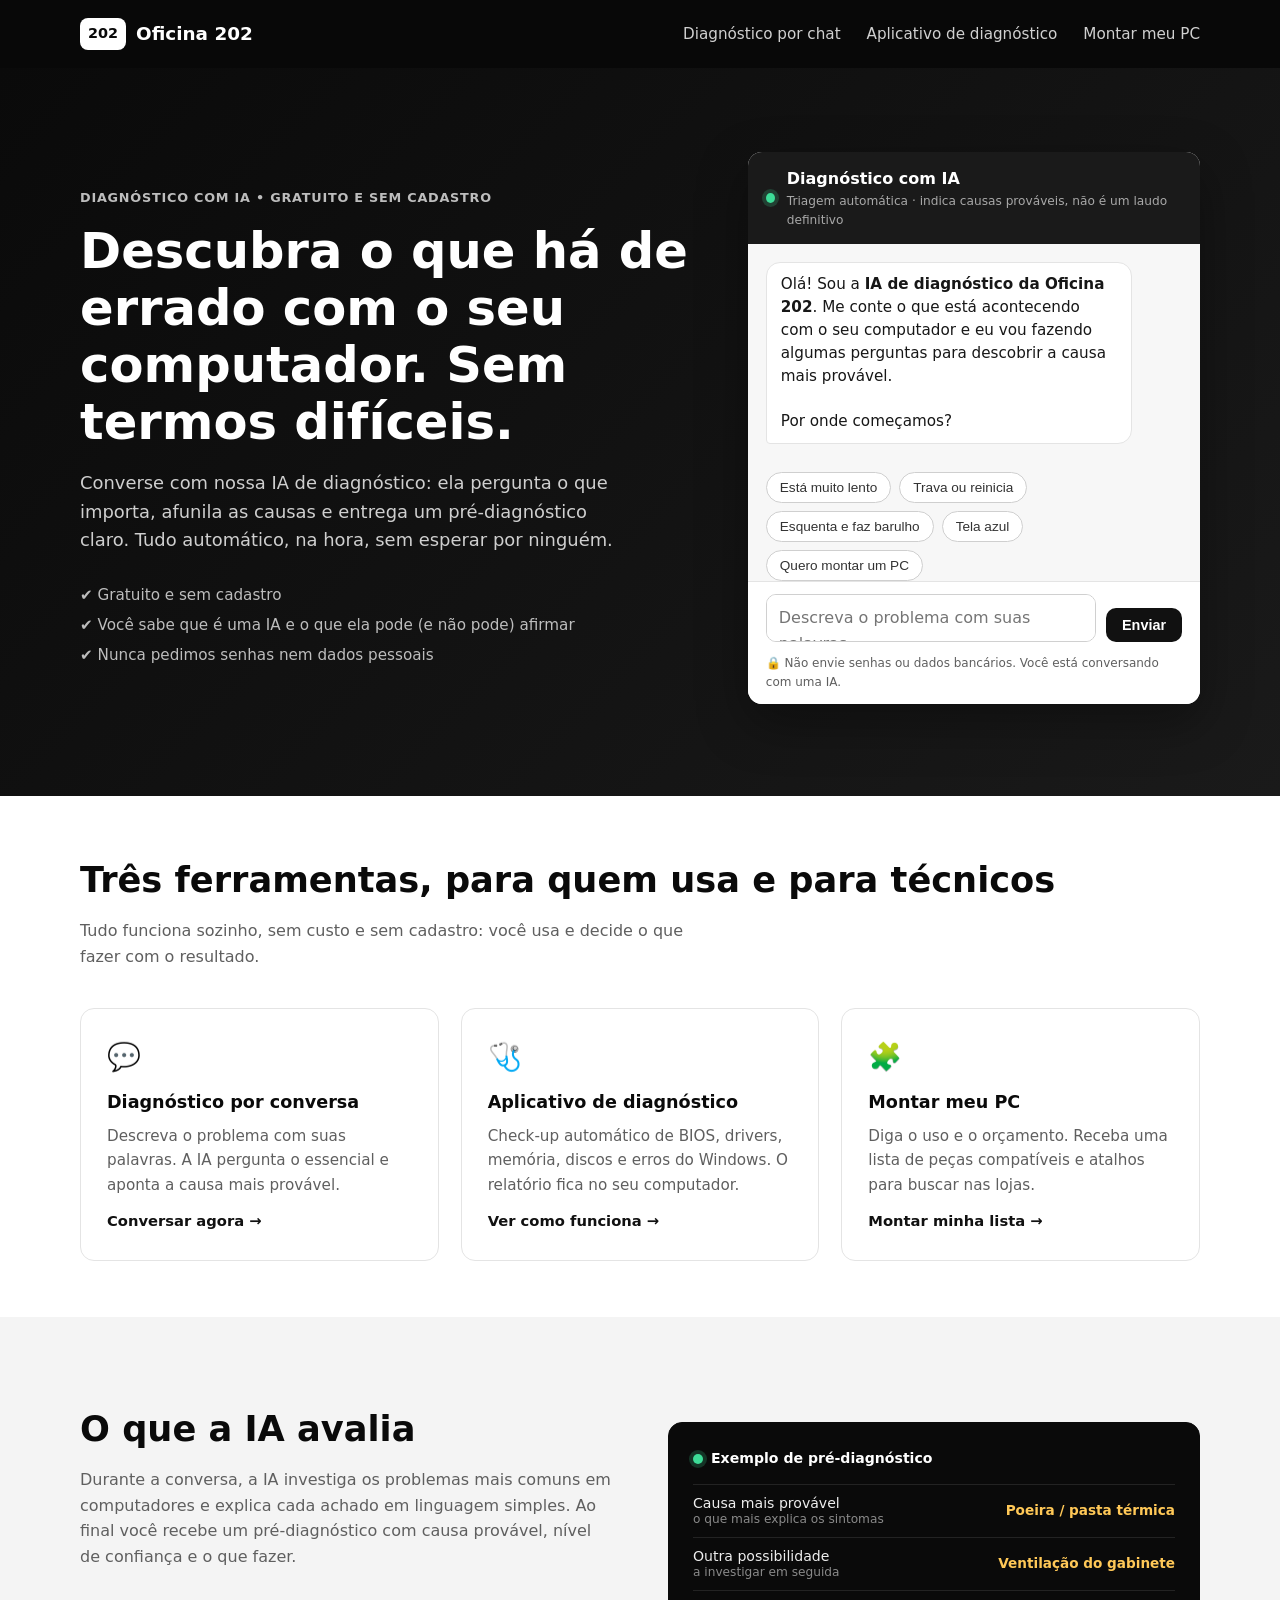
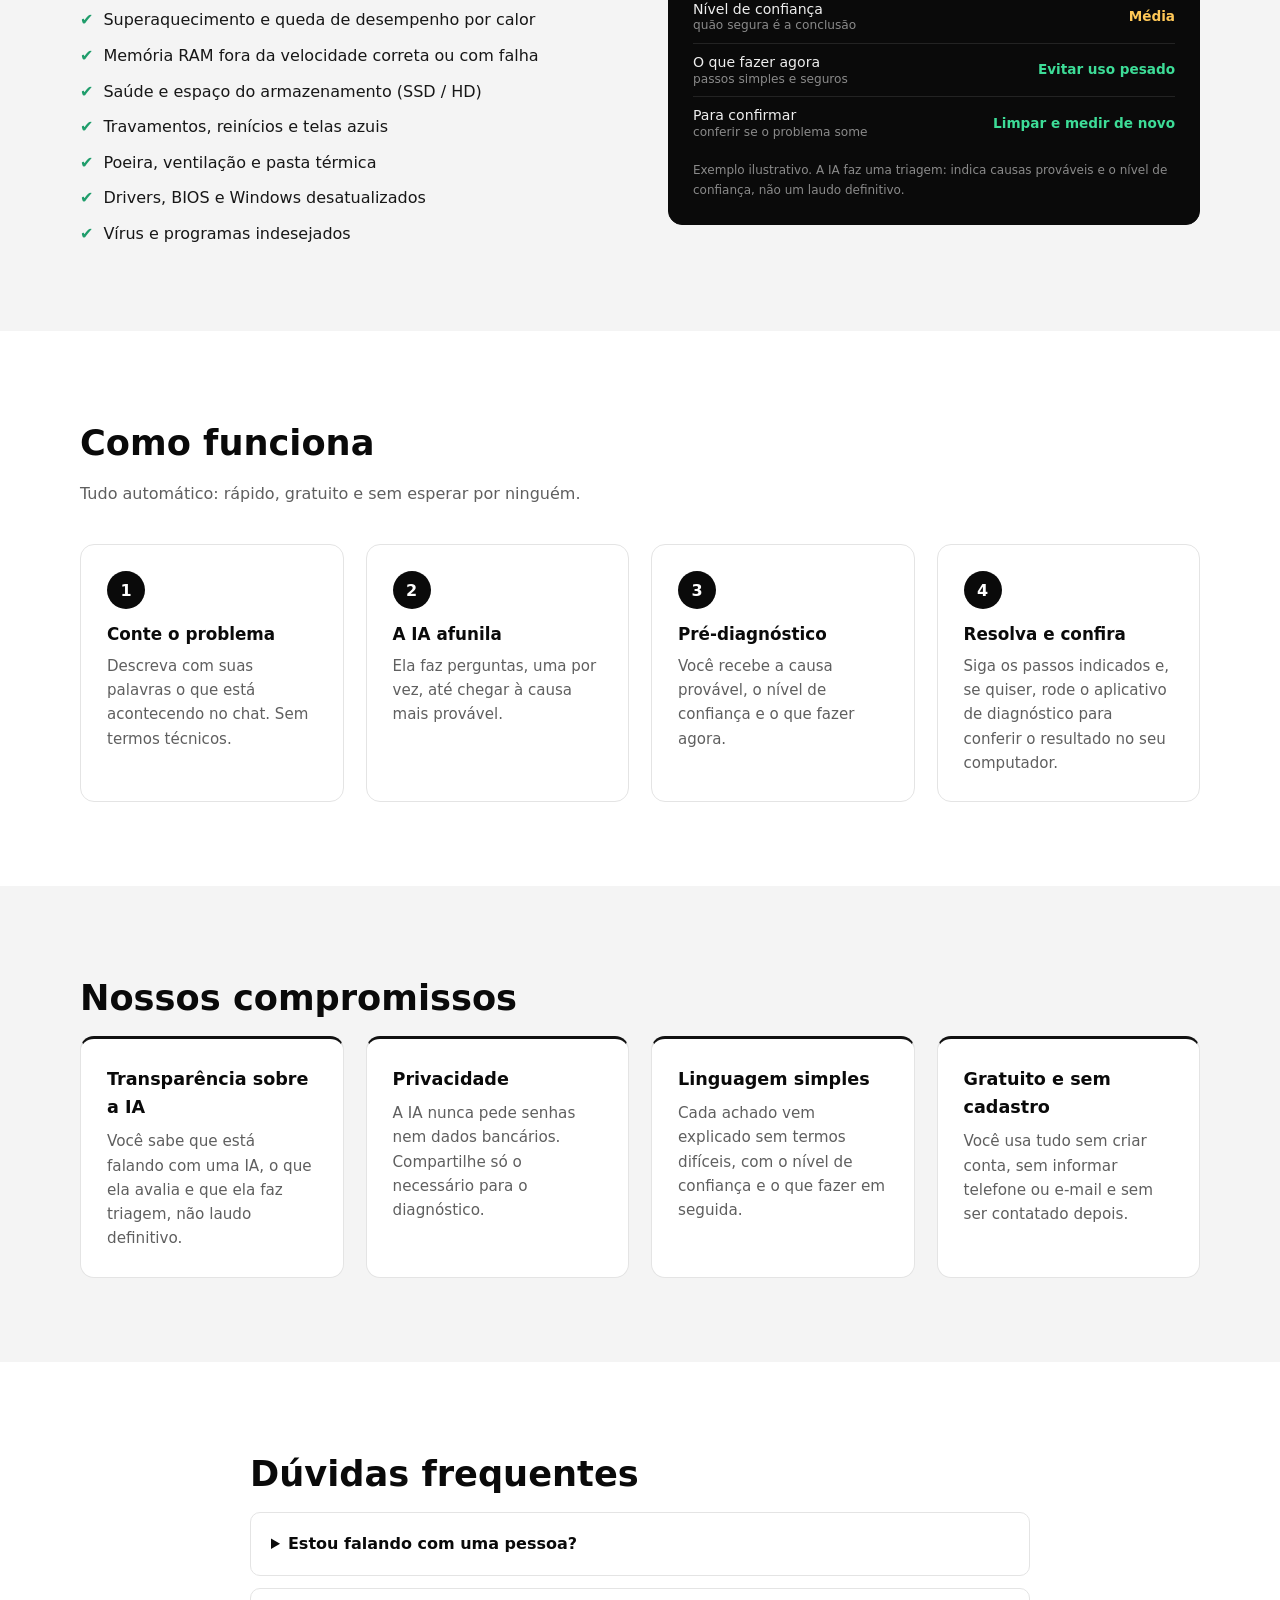
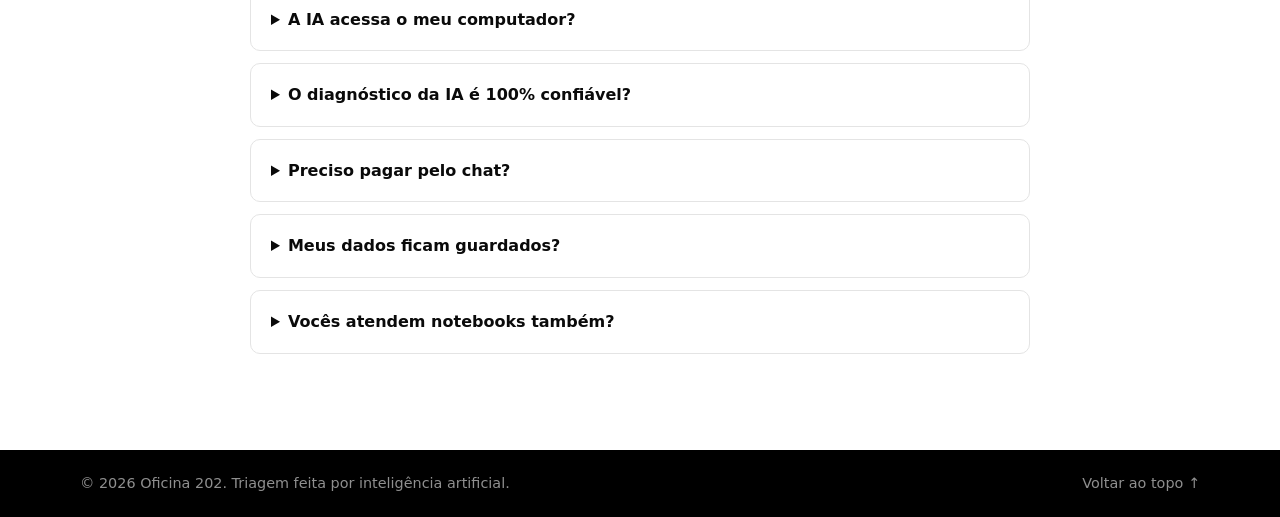
<file: index.html>
<!DOCTYPE html>
<html lang="pt-BR">
<head>
  <meta charset="UTF-8">
  <meta name="viewport" content="width=device-width, initial-scale=1">
  <title>Oficina 202 | Diagnóstico Inteligente para Computadores</title>
  <meta name="description" content="Descubra o que há de errado com o seu computador em minutos: diagnóstico com IA, montagem de PCs, BIOS, drivers e acesso remoto seguro.">
  <link rel="stylesheet" href="style.css">
</head>
<body>

<header class="topbar">
  <div class="container nav">
    <a href="#inicio" class="logo"><span class="logo-mark">202</span> Oficina 202</a>
    <button class="menu-btn" id="menuBtn" aria-label="Abrir menu" aria-expanded="false">☰</button>
    <nav id="menu">
      <a href="#diagnostico">Diagnóstico por chat</a>
      <a href="app.html">Aplicativo de diagnóstico</a>
      <a href="montar.html">Montar meu PC</a>
    </nav>
  </div>
</header>

<main>
<section class="hero" id="inicio">
  <div class="container hero-grid">
    <div>
      <p class="eyebrow">Diagnóstico com IA • Gratuito e sem cadastro</p>
      <h1>Descubra o que há de errado com o seu computador. Sem termos difíceis.</h1>
      <p class="lead">Converse com nossa IA de diagnóstico: ela pergunta o que importa, afunila as causas e entrega um pré-diagnóstico claro. Tudo automático, na hora, sem esperar por ninguém.</p>
      <ul class="hero-points">
        <li>✔ Gratuito e sem cadastro</li>
        <li>✔ Você sabe que é uma IA e o que ela pode (e não pode) afirmar</li>
        <li>✔ Nunca pedimos senhas nem dados pessoais</li>
      </ul>
    </div>

    <div class="chat" id="diagnostico" aria-label="Chat de diagnóstico com IA">
      <div class="chat-head">
        <span class="dot"></span>
        <div><strong>Diagnóstico com IA</strong><small>Triagem automática · indica causas prováveis, não é um laudo definitivo</small></div>
      </div>
      <div class="chat-box" id="chatBox" aria-live="polite"></div>
      <div class="chips" id="chatChips">
        <button type="button" data-q="Meu computador está muito lento">Está muito lento</button>
        <button type="button" data-q="Meu computador trava ou reinicia sozinho">Trava ou reinicia</button>
        <button type="button" data-q="Meu computador esquenta demais e faz barulho">Esquenta e faz barulho</button>
        <button type="button" data-q="Aparece tela azul no meu computador">Tela azul</button>
        <button type="button" data-q="Quero ajuda para escolher peças ou montar um PC">Quero montar um PC</button>
      </div>
      <form class="chat-form" id="chatForm">
        <textarea id="chatInput" rows="1" placeholder="Descreva o problema com suas palavras…" maxlength="1500" aria-label="Sua mensagem"></textarea>
        <button type="submit" id="chatSend" class="btn btn-small">Enviar</button>
      </form>
      <p class="chat-note">🔒 Não envie senhas ou dados bancários. Você está conversando com uma IA.</p>
    </div>
  </div>
</section>

<section class="section tight" id="ferramentas">
  <div class="container">
    <h2>Três ferramentas, para quem usa e para técnicos</h2>
    <p class="section-sub">Tudo funciona sozinho, sem custo e sem cadastro: você usa e decide o que fazer com o resultado.</p>
    <div class="cards cards-3">
      <a class="card tool" href="#diagnostico"><div class="icon">💬</div><h3>Diagnóstico por conversa</h3><p>Descreva o problema com suas palavras. A IA pergunta o essencial e aponta a causa mais provável.</p><span class="go">Conversar agora →</span></a>
      <a class="card tool" href="app.html"><div class="icon">🩺</div><h3>Aplicativo de diagnóstico</h3><p>Check-up automático de BIOS, drivers, memória, discos e erros do Windows. O relatório fica no seu computador.</p><span class="go">Ver como funciona →</span></a>
      <a class="card tool" href="montar.html"><div class="icon">🧩</div><h3>Montar meu PC</h3><p>Diga o uso e o orçamento. Receba uma lista de peças compatíveis e atalhos para buscar nas lojas.</p><span class="go">Montar minha lista →</span></a>
    </div>
  </div>
</section>

<section class="section alt" id="laudo">
  <div class="container laudo-grid">
    <div>
      <h2>O que a IA avalia</h2>
      <p class="section-sub">Durante a conversa, a IA investiga os problemas mais comuns em computadores e explica cada achado em linguagem simples. Ao final você recebe um pré-diagnóstico com causa provável, nível de confiança e o que fazer.</p>
      <ul class="check">
        <li>Superaquecimento e queda de desempenho por calor</li>
        <li>Memória RAM fora da velocidade correta ou com falha</li>
        <li>Saúde e espaço do armazenamento (SSD / HD)</li>
        <li>Travamentos, reinícios e telas azuis</li>
        <li>Poeira, ventilação e pasta térmica</li>
        <li>Drivers, BIOS e Windows desatualizados</li>
        <li>Vírus e programas indesejados</li>
      </ul>
    </div>
    <div class="hero-card" aria-hidden="true">
      <div class="status-head"><span class="dot"></span> Exemplo de pré-diagnóstico</div>
      <div class="status-row"><span class="lbl">Causa mais provável<small>o que mais explica os sintomas</small></span><b class="ok warn">Poeira / pasta térmica</b></div>
      <div class="status-row"><span class="lbl">Outra possibilidade<small>a investigar em seguida</small></span><b class="ok warn">Ventilação do gabinete</b></div>
      <div class="status-row"><span class="lbl">Nível de confiança<small>quão segura é a conclusão</small></span><b class="ok warn">Média</b></div>
      <div class="status-row"><span class="lbl">O que fazer agora<small>passos simples e seguros</small></span><b class="ok">Evitar uso pesado</b></div>
      <div class="status-row"><span class="lbl">Para confirmar<small>conferir se o problema some</small></span><b class="ok">Limpar e medir de novo</b></div>
      <p class="card-note">Exemplo ilustrativo. A IA faz uma triagem: indica causas prováveis e o nível de confiança, não um laudo definitivo.</p>
    </div>
  </div>
</section>

<section class="section" id="processo">
  <div class="container">
    <h2>Como funciona</h2>
    <p class="section-sub">Tudo automático: rápido, gratuito e sem esperar por ninguém.</p>
    <ol class="steps">
      <li><span class="num">1</span><h3>Conte o problema</h3><p>Descreva com suas palavras o que está acontecendo no chat. Sem termos técnicos.</p></li>
      <li><span class="num">2</span><h3>A IA afunila</h3><p>Ela faz perguntas, uma por vez, até chegar à causa mais provável.</p></li>
      <li><span class="num">3</span><h3>Pré-diagnóstico</h3><p>Você recebe a causa provável, o nível de confiança e o que fazer agora.</p></li>
      <li><span class="num">4</span><h3>Resolva e confira</h3><p>Siga os passos indicados e, se quiser, rode o aplicativo de diagnóstico para conferir o resultado no seu computador.</p></li>
    </ol>
  </div>
</section>

<section class="section alt" id="diferenciais">
  <div class="container">
    <h2>Nossos compromissos</h2>
    <div class="cards cards-4">
      <article class="card plain"><h3>Transparência sobre a IA</h3><p>Você sabe que está falando com uma IA, o que ela avalia e que ela faz triagem, não laudo definitivo.</p></article>
      <article class="card plain"><h3>Privacidade</h3><p>A IA nunca pede senhas nem dados bancários. Compartilhe só o necessário para o diagnóstico.</p></article>
      <article class="card plain"><h3>Linguagem simples</h3><p>Cada achado vem explicado sem termos difíceis, com o nível de confiança e o que fazer em seguida.</p></article>
      <article class="card plain"><h3>Gratuito e sem cadastro</h3><p>Você usa tudo sem criar conta, sem informar telefone ou e-mail e sem ser contatado depois.</p></article>
    </div>
  </div>
</section>

<section class="section" id="faq">
  <div class="container narrow">
    <h2>Dúvidas frequentes</h2>
    <details><summary>Estou falando com uma pessoa?</summary><p>Não. O chat é uma inteligência artificial que faz a triagem do problema, sem ninguém entrando em contato com você.</p></details>
    <details><summary>A IA acessa o meu computador?</summary><p>Não. Nesta etapa ela só conversa com você e se baseia no que você descreve. Qualquer verificação direta na máquina só acontece com a sua autorização expressa.</p></details>
    <details><summary>O diagnóstico da IA é 100% confiável?</summary><p>Ele é um ponto de partida: indica as causas mais prováveis e informa o nível de confiança. Defeitos físicos só são confirmados testando ou trocando a peça.</p></details>
    <details><summary>Preciso pagar pelo chat?</summary><p>Não. Todas as ferramentas são gratuitas e não exigem cadastro.</p></details>
    <details><summary>Meus dados ficam guardados?</summary><p>Não guardamos nada em conta nem em banco de dados, e não pedimos cadastro. No modo demonstração, as conversas não saem do seu navegador. Quando a IA está ativa, as mensagens são enviadas ao serviço de IA apenas para gerar a resposta, então evite compartilhar informações pessoais. O relatório do aplicativo fica só no seu computador.</p></details>
    <details><summary>Vocês atendem notebooks também?</summary><p>Sim, tanto na triagem quanto em diagnóstico, manutenção e upgrades possíveis.</p></details>
  </div>
</section>

</main>

<footer>
  <div class="container foot">
    <span>© <span id="ano"></span> Oficina 202. Triagem feita por inteligência artificial.</span>
    <a href="#inicio">Voltar ao topo ↑</a>
  </div>
</footer>

<script src="script.js"></script>
<script src="demo.js"></script>
<script src="chat.js"></script>
</body>
</html>
</file>
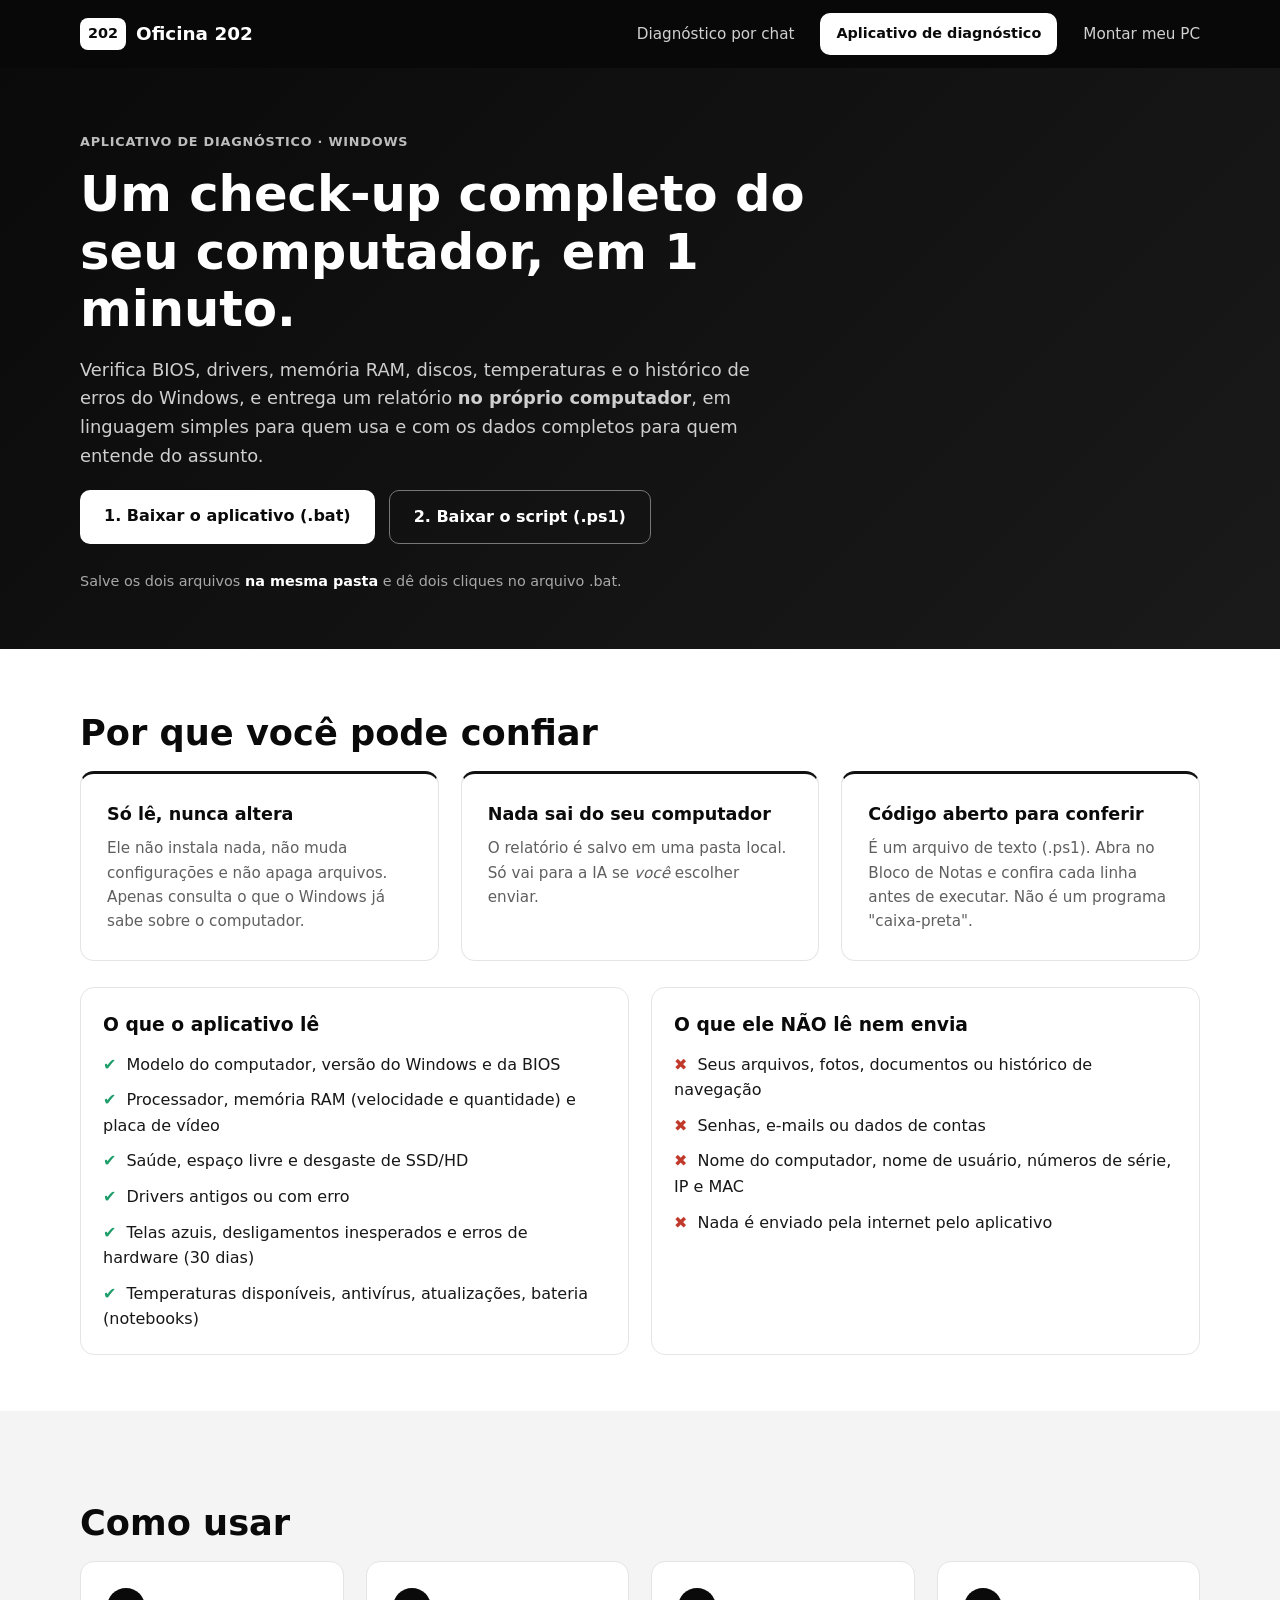
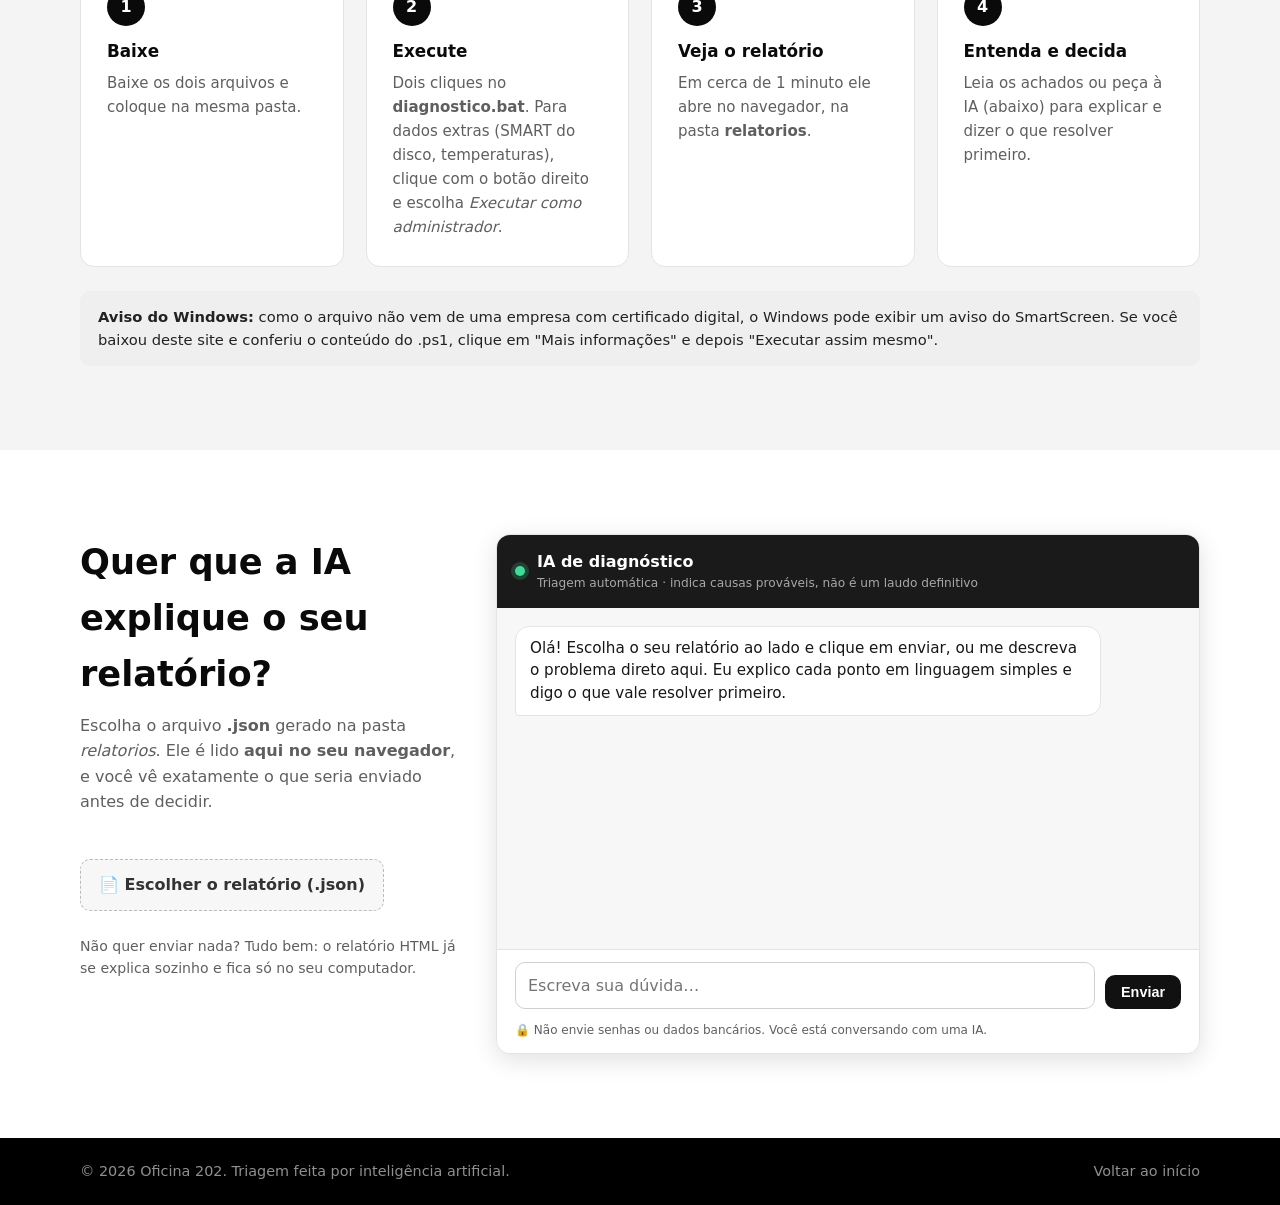
<file: app.html>
<!DOCTYPE html>
<html lang="pt-BR">
<head>
  <meta charset="UTF-8">
  <meta name="viewport" content="width=device-width, initial-scale=1">
  <title>Aplicativo de Diagnóstico | Oficina 202</title>
  <meta name="description" content="Aplicativo gratuito e de leitura apenas que verifica BIOS, drivers, memória, discos, temperaturas e erros do Windows e gera um relatório no próprio computador.">
  <link rel="stylesheet" href="style.css">
</head>
<body>

<header class="topbar">
  <div class="container nav">
    <a href="index.html" class="logo"><span class="logo-mark">202</span> Oficina 202</a>
    <button class="menu-btn" id="menuBtn" aria-label="Abrir menu" aria-expanded="false">☰</button>
    <nav id="menu">
      <a href="index.html#diagnostico">Diagnóstico por chat</a>
      <a href="app.html" class="ativo btn btn-small">Aplicativo de diagnóstico</a>
      <a href="montar.html">Montar meu PC</a>
    </nav>
  </div>
</header>

<main>
<section class="page-hero">
  <div class="container">
    <p class="eyebrow">Aplicativo de diagnóstico · Windows</p>
    <h1>Um check-up completo do seu computador, em 1 minuto.</h1>
    <p class="lead">Verifica BIOS, drivers, memória RAM, discos, temperaturas e o histórico de erros do Windows, e entrega um relatório <strong>no próprio computador</strong>, em linguagem simples para quem usa e com os dados completos para quem entende do assunto.</p>
    <div class="hero-actions">
      <a class="btn" href="diagnostico.bat" download>1. Baixar o aplicativo (.bat)</a>
      <a class="btn btn-ghost" href="diagnostico.ps1" download>2. Baixar o script (.ps1)</a>
    </div>
    <p class="hint">Salve os dois arquivos <strong>na mesma pasta</strong> e dê dois cliques no arquivo .bat.</p>
  </div>
</section>

<section class="section tight">
  <div class="container">
    <h2>Por que você pode confiar</h2>
    <div class="cards cards-3">
      <article class="card plain"><h3>Só lê, nunca altera</h3><p>Ele não instala nada, não muda configurações e não apaga arquivos. Apenas consulta o que o Windows já sabe sobre o computador.</p></article>
      <article class="card plain"><h3>Nada sai do seu computador</h3><p>O relatório é salvo em uma pasta local. Só vai para a IA se <em>você</em> escolher enviar.</p></article>
      <article class="card plain"><h3>Código aberto para conferir</h3><p>É um arquivo de texto (.ps1). Abra no Bloco de Notas e confira cada linha antes de executar. Não é um programa "caixa-preta".</p></article>
    </div>

    <div class="two-col">
      <div class="panel">
        <h3>O que o aplicativo lê</h3>
        <ul class="check">
          <li>Modelo do computador, versão do Windows e da BIOS</li>
          <li>Processador, memória RAM (velocidade e quantidade) e placa de vídeo</li>
          <li>Saúde, espaço livre e desgaste de SSD/HD</li>
          <li>Drivers antigos ou com erro</li>
          <li>Telas azuis, desligamentos inesperados e erros de hardware (30 dias)</li>
          <li>Temperaturas disponíveis, antivírus, atualizações, bateria (notebooks)</li>
        </ul>
      </div>
      <div class="panel">
        <h3>O que ele NÃO lê nem envia</h3>
        <ul class="nope">
          <li>Seus arquivos, fotos, documentos ou histórico de navegação</li>
          <li>Senhas, e-mails ou dados de contas</li>
          <li>Nome do computador, nome de usuário, números de série, IP e MAC</li>
          <li>Nada é enviado pela internet pelo aplicativo</li>
        </ul>
      </div>
    </div>
  </div>
</section>

<section class="section alt">
  <div class="container">
    <h2>Como usar</h2>
    <ol class="steps">
      <li><span class="num">1</span><h3>Baixe</h3><p>Baixe os dois arquivos e coloque na mesma pasta.</p></li>
      <li><span class="num">2</span><h3>Execute</h3><p>Dois cliques no <b>diagnostico.bat</b>. Para dados extras (SMART do disco, temperaturas), clique com o botão direito e escolha <i>Executar como administrador</i>.</p></li>
      <li><span class="num">3</span><h3>Veja o relatório</h3><p>Em cerca de 1 minuto ele abre no navegador, na pasta <b>relatorios</b>.</p></li>
      <li><span class="num">4</span><h3>Entenda e decida</h3><p>Leia os achados ou peça à IA (abaixo) para explicar e dizer o que resolver primeiro.</p></li>
    </ol>
    <div class="note-box"><strong>Aviso do Windows:</strong> como o arquivo não vem de uma empresa com certificado digital, o Windows pode exibir um aviso do SmartScreen. Se você baixou deste site e conferiu o conteúdo do .ps1, clique em "Mais informações" e depois "Executar assim mesmo".</div>
  </div>
</section>

<section class="section">
  <div class="container build-grid">
    <div>
      <h2>Quer que a IA explique o seu relatório?</h2>
      <p class="section-sub">Escolha o arquivo <b>.json</b> gerado na pasta <i>relatorios</i>. Ele é lido <strong>aqui no seu navegador</strong>, e você vê exatamente o que seria enviado antes de decidir.</p>
      <label class="file-pick">
        <input type="file" id="jsonFile" accept=".json,application/json">
        <span>📄 Escolher o relatório (.json)</span>
      </label>
      <div id="preview" hidden>
        <p class="preview-title">Resumo que será enviado à IA <span>(sem nome do computador, usuário ou números de série)</span></p>
        <pre id="previewText"></pre>
        <button type="button" class="btn" id="sendReport">Enviar este resumo à IA</button>
      </div>
      <p id="fileError" class="file-error" hidden></p>
      <p class="hint-dark">Não quer enviar nada? Tudo bem: o relatório HTML já se explica sozinho e fica só no seu computador.</p>
    </div>

    <div class="chat" aria-label="Chat para explicar o relatório">
      <div class="chat-head"><span class="dot"></span><div><strong>IA de diagnóstico</strong><small>Triagem automática · indica causas prováveis, não é um laudo definitivo</small></div></div>
      <div class="chat-box" id="chatBox" aria-live="polite" data-saudacao="Olá! Escolha o seu relatório ao lado e clique em enviar, ou me descreva o problema direto aqui. Eu explico cada ponto em linguagem simples e digo o que vale resolver primeiro."></div>
      <div class="chips" id="chatChips" hidden></div>
      <form class="chat-form" id="chatForm">
        <textarea id="chatInput" rows="1" placeholder="Escreva sua dúvida…" maxlength="1500" aria-label="Sua mensagem"></textarea>
        <button type="submit" id="chatSend" class="btn btn-small">Enviar</button>
      </form>
      <p class="chat-note">🔒 Não envie senhas ou dados bancários. Você está conversando com uma IA.</p>
    </div>
  </div>
</section>
</main>

<footer>
  <div class="container foot">
    <span>© <span id="ano"></span> Oficina 202. Triagem feita por inteligência artificial.</span>
    <a href="index.html">Voltar ao início</a>
  </div>
</footer>

<script src="script.js"></script>
<script src="demo.js"></script>
<script src="chat.js"></script>
<script src="app.js"></script>
</body>
</html>
</file>
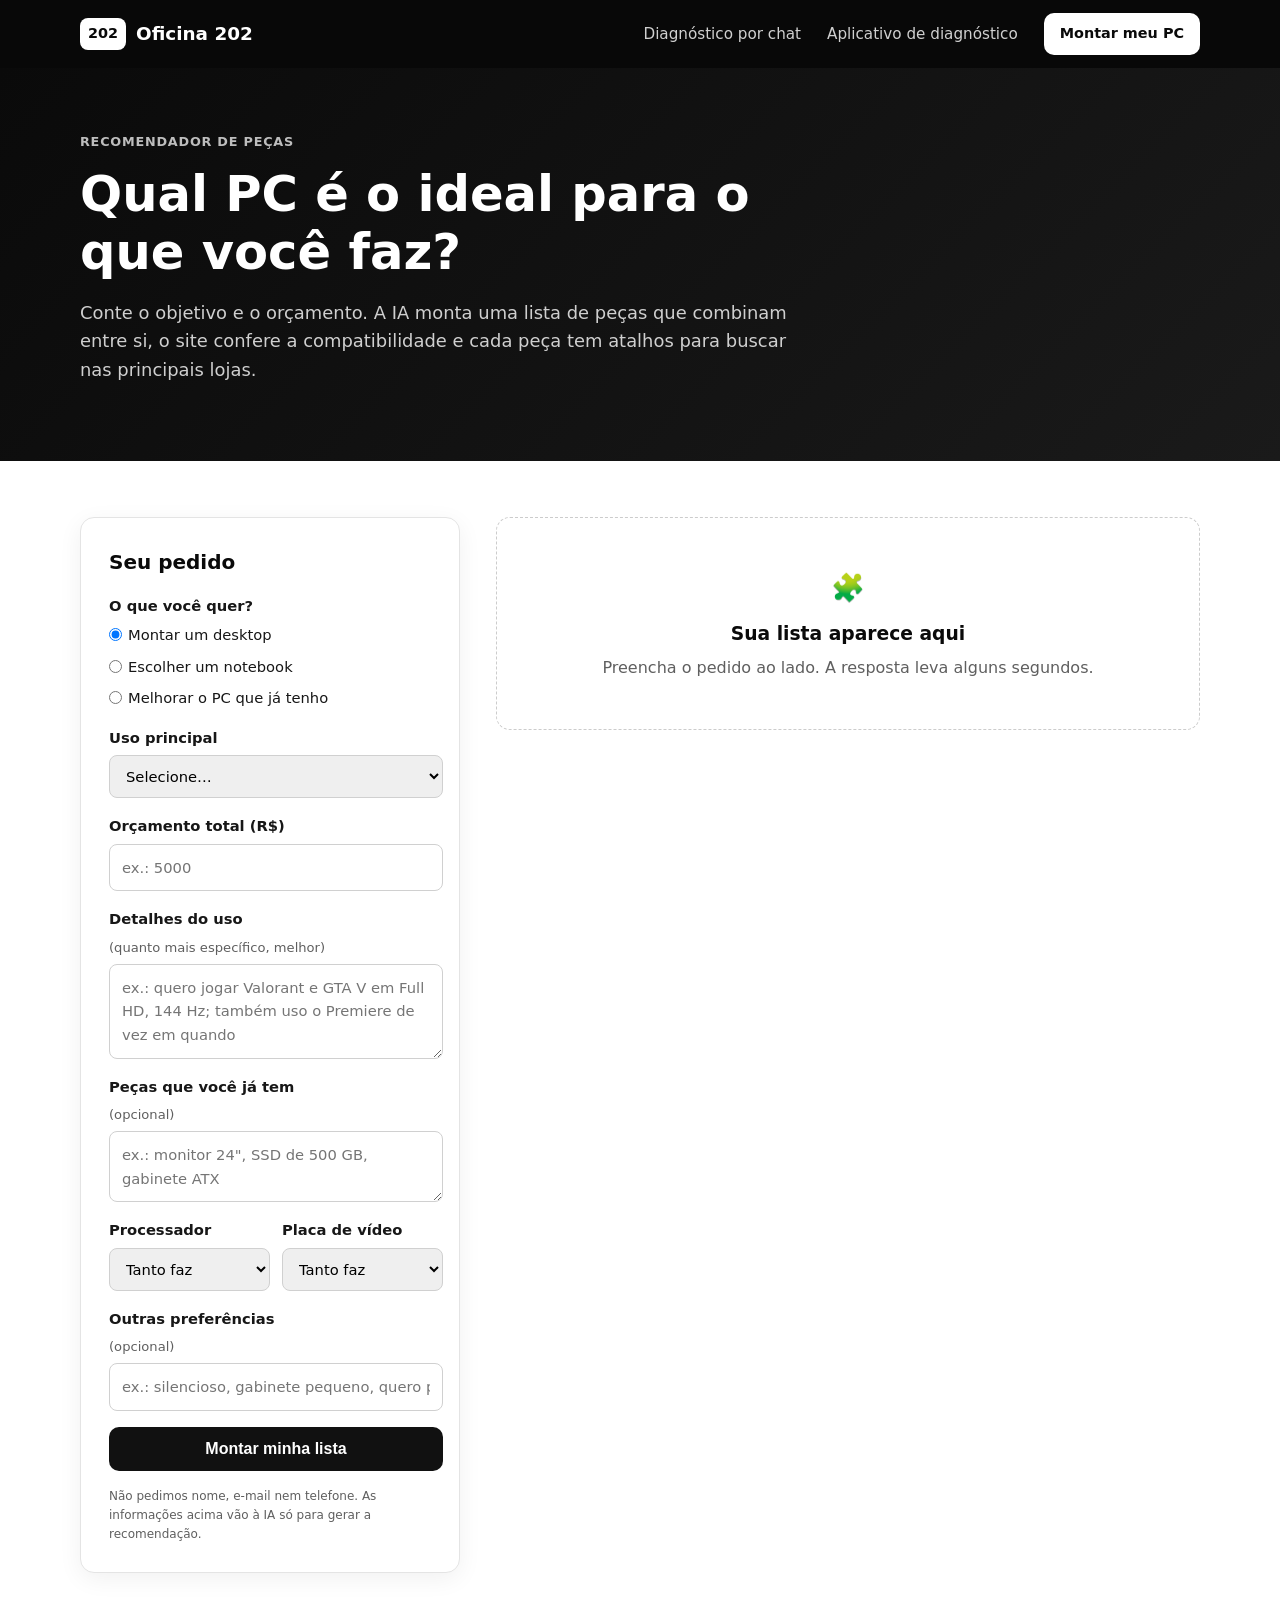
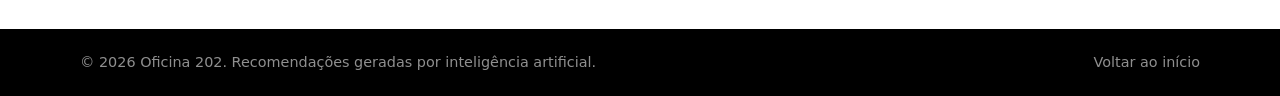
<file: montar.html>
<!DOCTYPE html>
<html lang="pt-BR">
<head>
  <meta charset="UTF-8">
  <meta name="viewport" content="width=device-width, initial-scale=1">
  <title>Montar meu PC | Oficina 202</title>
  <meta name="description" content="Diga o que você vai fazer e quanto quer gastar: a IA monta a lista de peças compatíveis e leva você direto às lojas.">
  <link rel="stylesheet" href="style.css">
</head>
<body>

<header class="topbar">
  <div class="container nav">
    <a href="index.html" class="logo"><span class="logo-mark">202</span> Oficina 202</a>
    <button class="menu-btn" id="menuBtn" aria-label="Abrir menu" aria-expanded="false">☰</button>
    <nav id="menu">
      <a href="index.html#diagnostico">Diagnóstico por chat</a>
      <a href="app.html">Aplicativo de diagnóstico</a>
      <a href="montar.html" class="ativo btn btn-small">Montar meu PC</a>
    </nav>
  </div>
</header>

<main>
<section class="page-hero">
  <div class="container">
    <p class="eyebrow">Recomendador de peças</p>
    <h1>Qual PC é o ideal para o que você faz?</h1>
    <p class="lead">Conte o objetivo e o orçamento. A IA monta uma lista de peças que combinam entre si, o site confere a compatibilidade e cada peça tem atalhos para buscar nas principais lojas.</p>
  </div>
</section>

<section class="section tight">
  <div class="container build-grid">
    <form id="buildForm" class="form card-form">
      <h2 class="form-title">Seu pedido</h2>

      <fieldset>
        <legend>O que você quer?</legend>
        <label class="radio"><input type="radio" name="tipo" value="desktop" checked> Montar um desktop</label>
        <label class="radio"><input type="radio" name="tipo" value="notebook"> Escolher um notebook</label>
        <label class="radio"><input type="radio" name="tipo" value="upgrade"> Melhorar o PC que já tenho</label>
      </fieldset>

      <label>Uso principal
        <select name="objetivo" required>
          <option value="">Selecione…</option>
          <option>Jogos</option>
          <option>Edição de vídeo e foto</option>
          <option>Design 3D / renderização</option>
          <option>Programação e estudos</option>
          <option>Inteligência artificial / ciência de dados</option>
          <option>Trabalho e escritório</option>
          <option>Uso geral (navegar, assistir, estudar)</option>
          <option>Transmissão ao vivo (streaming)</option>
        </select>
      </label>

      <label>Orçamento total (R$)
        <input type="number" name="orcamento" min="500" max="200000" step="100" placeholder="ex.: 5000" required>
      </label>

      <label>Detalhes do uso <span class="opt">(quanto mais específico, melhor)</span>
        <textarea name="detalhes" rows="3" maxlength="600" placeholder="ex.: quero jogar Valorant e GTA V em Full HD, 144 Hz; também uso o Premiere de vez em quando"></textarea>
      </label>

      <label>Peças que você já tem <span class="opt">(opcional)</span>
        <textarea name="possui" rows="2" maxlength="400" placeholder="ex.: monitor 24&quot;, SSD de 500 GB, gabinete ATX"></textarea>
      </label>

      <div class="two">
        <label>Processador
          <select name="cpuMarca"><option value="">Tanto faz</option><option>AMD</option><option>Intel</option></select>
        </label>
        <label>Placa de vídeo
          <select name="gpuMarca"><option value="">Tanto faz</option><option>NVIDIA</option><option>AMD</option><option>Intel</option></select>
        </label>
      </div>

      <label>Outras preferências <span class="opt">(opcional)</span>
        <input type="text" name="extras" maxlength="300" placeholder="ex.: silencioso, gabinete pequeno, quero poder fazer upgrade depois">
      </label>

      <button type="submit" class="btn" id="buildBtn">Montar minha lista</button>
      <p class="chat-note" style="padding:0;background:none">Não pedimos nome, e-mail nem telefone. As informações acima vão à IA só para gerar a recomendação.</p>
    </form>

    <div id="result" aria-live="polite">
      <div class="empty">
        <div class="icon">🧩</div>
        <h3>Sua lista aparece aqui</h3>
        <p>Preencha o pedido ao lado. A resposta leva alguns segundos.</p>
      </div>
    </div>
  </div>
</section>
</main>

<footer>
  <div class="container foot">
    <span>© <span id="ano"></span> Oficina 202. Recomendações geradas por inteligência artificial.</span>
    <a href="index.html">Voltar ao início</a>
  </div>
</footer>

<script src="script.js"></script>
<script src="demo.js"></script>
<script src="montar.js"></script>
</body>
</html>
</file>
<file: style.css>
:root {
  --navy: #0a0a0a;
  --navy-2: #1a1a1a;
  --blue: #111111;
  --blue-dark: #333333;
  --green: #1f9d6b;
  --text: #171717;
  --muted: #5f5f5f;
  --bg: #ffffff;
  --bg-alt: #f4f4f4;
  --line: #e4e4e4;
  --radius: 14px;
}
* { box-sizing: border-box; margin: 0; padding: 0; }
html { scroll-behavior: smooth; scroll-padding-top: 76px; }
body { font-family: "Segoe UI", system-ui, -apple-system, Roboto, Arial, sans-serif; color: var(--text); background: var(--bg); line-height: 1.6; }
.container { width: min(1120px, 92%); margin: 0 auto; }
.narrow { width: min(780px, 92%); }
a { color: inherit; text-decoration: none; }

/* Topbar */
.topbar { position: sticky; top: 0; z-index: 10; background: rgba(0,0,0,.97); backdrop-filter: blur(6px); }
.nav { display: flex; align-items: center; justify-content: space-between; height: 68px; }
.logo { color: #fff; font-weight: 700; font-size: 1.15rem; display: flex; align-items: center; gap: 10px; }
.logo-mark { background: var(--blue); padding: 4px 8px; border-radius: 8px; font-size: .9rem; }
nav { display: flex; align-items: center; gap: 26px; }
nav a { color: #d0d0d0; font-size: .95rem; }
nav a:hover { color: #fff; }
.menu-btn { display: none; background: none; border: 0; color: #fff; font-size: 1.6rem; cursor: pointer; }

/* Buttons */
.btn { display: inline-block; background: var(--blue); color: #fff !important; padding: 13px 24px; border-radius: 10px; font-weight: 600; border: 0; cursor: pointer; font-size: 1rem; transition: background .2s, transform .2s; }
.btn:hover { background: var(--blue-dark); transform: translateY(-1px); }
.btn-small { padding: 9px 16px; font-size: .9rem; }
.btn-ghost { background: transparent; border: 1.5px solid #6b6b6b; }
.btn-ghost:hover { background: rgba(255,255,255,.08); }

/* Hero */
.hero { background: linear-gradient(135deg, var(--navy) 0%, var(--navy-2) 100%); color: #fff; padding: 84px 0 92px; }
.hero-grid { display: grid; grid-template-columns: 1.15fr .85fr; gap: 56px; align-items: center; }
.eyebrow { color: #bdbdbd; font-weight: 600; letter-spacing: .06em; text-transform: uppercase; font-size: .8rem; margin-bottom: 14px; }
h1 { font-size: clamp(2rem, 4.2vw, 3.1rem); line-height: 1.15; margin-bottom: 18px; }
.lead { color: #cfcfcf; font-size: 1.12rem; max-width: 560px; margin-bottom: 28px; }
.hero-actions { display: flex; gap: 14px; flex-wrap: wrap; margin-bottom: 26px; }
.hero-points { list-style: none; color: #bdbdbd; font-size: .95rem; display: grid; gap: 6px; }
.hero-card { background: rgba(255,255,255,.06); border: 1px solid rgba(255,255,255,.14); border-radius: var(--radius); padding: 24px; font-family: Consolas, "Courier New", monospace; font-size: .88rem; }
.status-head { color: #fff; font-weight: 700; margin-bottom: 14px; display: flex; align-items: center; gap: 8px; }
.dot { width: 10px; height: 10px; border-radius: 50%; background: #3ddc97; box-shadow: 0 0 0 4px rgba(61,220,151,.2); }
.status-row { display: flex; justify-content: space-between; gap: 12px; padding: 10px 0; border-top: 1px solid rgba(255,255,255,.1); color: #bdbdbd; }
.hero-card { font-family: "Segoe UI", system-ui, sans-serif; }
.status-row { align-items: center; padding: 9px 0; }
.lbl { color: #eeeeee; display: grid; line-height: 1.3; }
.lbl small { color: #8a8a8a; font-size: .76rem; }
.ok { color: #3ddc97; font-weight: 600; text-align: right; white-space: nowrap; font-size: .85rem; }
.card-note { margin-top: 12px; font-size: .75rem; color: #8a8a8a; font-family: inherit; }

/* Sections */
.section { padding: 84px 0; }
.section.alt { background: var(--bg-alt); }
h2 { font-size: clamp(1.6rem, 3vw, 2.2rem); color: var(--navy); margin-bottom: 10px; }
.section-sub { color: var(--muted); max-width: 640px; margin-bottom: 38px; }

.cards { display: grid; grid-template-columns: repeat(3, 1fr); gap: 22px; }
.cards-4 { grid-template-columns: repeat(4, 1fr); }
.card { background: #fff; border: 1px solid var(--line); border-radius: var(--radius); padding: 26px; transition: box-shadow .2s, transform .2s; }
.card:hover { box-shadow: 0 10px 28px rgba(0,0,0,.09); transform: translateY(-3px); }
.card.plain { border-top: 3px solid var(--blue); }
.icon { font-size: 1.7rem; margin-bottom: 10px; }
.card h3 { color: var(--navy); font-size: 1.1rem; margin-bottom: 8px; }
.card p { color: var(--muted); font-size: .95rem; }

/* Steps */
.steps { list-style: none; display: grid; grid-template-columns: repeat(4, 1fr); gap: 22px; }
.steps li { background: #fff; border-radius: var(--radius); padding: 26px; border: 1px solid var(--line); }
.num { display: inline-flex; width: 38px; height: 38px; align-items: center; justify-content: center; background: var(--navy); color: #fff; border-radius: 50%; font-weight: 700; margin-bottom: 12px; }
.steps h3 { color: var(--navy); margin-bottom: 6px; font-size: 1.05rem; }
.steps p { color: var(--muted); font-size: .94rem; }

/* FAQ */
details { background: #fff; border: 1px solid var(--line); border-radius: 10px; margin-bottom: 12px; padding: 4px 20px; }
summary { cursor: pointer; font-weight: 600; color: var(--navy); padding: 14px 0; }
details p { color: var(--muted); padding-bottom: 14px; }

/* Contact */
.contact { background: var(--navy); color: #fff; }
.contact h2 { color: #fff; }
.contact .section-sub { color: #bdbdbd; margin-bottom: 24px; }
.contact-grid { display: grid; grid-template-columns: 1fr 1fr; gap: 56px; align-items: start; }
.contact-list { list-style: none; display: grid; gap: 10px; color: #e0e0e0; }
.form { background: #fff; color: var(--text); padding: 28px; border-radius: var(--radius); display: grid; gap: 16px; }
.form label { display: grid; gap: 6px; font-weight: 600; font-size: .92rem; }
.form input, .form select, .form textarea { font: inherit; padding: 11px 12px; border: 1px solid #d0d0d0; border-radius: 8px; font-weight: 400; }
.form input:focus, .form select:focus, .form textarea:focus { outline: 2px solid var(--blue); border-color: transparent; }

footer { background: #000000; color: #8f8f8f; padding: 22px 0; font-size: .9rem; }
.foot { display: flex; justify-content: space-between; flex-wrap: wrap; gap: 8px; }

/* Responsivo */
@media (max-width: 900px) {
  .hero-grid, .contact-grid { grid-template-columns: 1fr; }
  .cards, .cards-4, .steps { grid-template-columns: 1fr 1fr; }
}
@media (max-width: 640px) {
  .menu-btn { display: block; }
  nav { display: none; position: absolute; top: 68px; left: 0; right: 0; flex-direction: column; background: var(--navy); padding: 18px 0 24px; gap: 16px; }
  nav.open { display: flex; }
  .cards, .cards-4, .steps { grid-template-columns: 1fr; }
  .hero { padding: 56px 0 64px; }
  .section { padding: 60px 0; }
}

/* ===== Chat de diagnóstico ===== */
.chat { background: #fff; color: var(--text); border-radius: var(--radius); box-shadow: 0 18px 50px rgba(0,0,0,.35); display: flex; flex-direction: column; overflow: hidden; min-height: 520px; scroll-margin-top: 90px; }
.chat-head { display: flex; align-items: center; gap: 12px; padding: 14px 18px; background: var(--navy-2); color: #fff; }
.chat-head small { display: block; color: #a8a8a8; font-size: .76rem; }
.chat-box { flex: 1; height: 330px; overflow-y: auto; padding: 18px; display: flex; flex-direction: column; gap: 10px; background: #f7f7f7; }
.msg { max-width: 88%; padding: 10px 14px; border-radius: 14px; font-size: .95rem; line-height: 1.5; }
.msg.bot { background: #fff; border: 1px solid var(--line); align-self: flex-start; border-bottom-left-radius: 4px; }
.msg.user { background: var(--blue); color: #fff; align-self: flex-end; border-bottom-right-radius: 4px; }
.msg.error { background: #fff4f2; border-color: #f2c4bc; color: #8a2b1d; }
.msg.typing { display: flex; gap: 4px; padding: 14px; }
.msg.typing span { width: 7px; height: 7px; border-radius: 50%; background: #a0a0a0; animation: blink 1.2s infinite; }
.msg.typing span:nth-child(2) { animation-delay: .2s; }
.msg.typing span:nth-child(3) { animation-delay: .4s; }
@keyframes blink { 0%, 80%, 100% { opacity: .25; } 40% { opacity: 1; } }
.chips { display: flex; flex-wrap: wrap; gap: 8px; padding: 10px 18px 0; background: #f7f7f7; }
.chips[hidden] { display: none; }
.chips button { background: #fff; border: 1px solid #cfcfcf; color: var(--blue-dark); border-radius: 999px; padding: 7px 13px; font-size: .85rem; cursor: pointer; }
.chips button:hover { background: #efefef; }
.chat-form { display: flex; gap: 10px; padding: 12px 18px; border-top: 1px solid var(--line); background: #fff; align-items: flex-end; }
.chat-form textarea { flex: 1; font: inherit; resize: none; padding: 10px 12px; border: 1px solid #d0d0d0; border-radius: 10px; max-height: 110px; }
.chat-form textarea:focus { outline: 2px solid var(--blue); border-color: transparent; }
.chat-form .btn:disabled { opacity: .5; cursor: wait; }
.chat-note { font-size: .75rem; color: var(--muted); padding: 0 18px 12px; background: #fff; }

/* Seção "O que a IA avalia" (card de exemplo em fundo claro) */
.laudo-grid { display: grid; grid-template-columns: 1fr 1fr; gap: 56px; align-items: center; }
.check { list-style: none; display: grid; gap: 10px; }
.check li::before { content: "✔"; color: var(--green); margin-right: 10px; font-weight: 700; }
.laudo-grid .hero-card { background: var(--navy); border-color: var(--navy); color: #fff; }
.ok.warn { color: #ffc857; }

@media (max-width: 900px) { .laudo-grid { grid-template-columns: 1fr; } }

/* ===== Páginas internas (montar / app) ===== */
nav a.ativo { color: #fff; font-weight: 600; }
.page-hero { background: linear-gradient(135deg, var(--navy) 0%, var(--navy-2) 100%); color: #fff; padding: 64px 0 56px; }
.page-hero h1 { max-width: 760px; }
.page-hero .lead { max-width: 720px; margin-bottom: 20px; }
.hint { color: #a8a8a8; font-size: .9rem; }
.hint strong { color: #fff; }
.section.tight { padding: 56px 0; }
.cards-3 { grid-template-columns: repeat(3, 1fr); }
.card.tool { display: block; color: inherit; }
.card.tool .go { display: inline-block; margin-top: 12px; color: var(--blue); font-weight: 600; font-size: .92rem; }
.opt { font-weight: 400; color: var(--muted); font-size: .82rem; }

/* Formulário do recomendador */
.build-grid { display: grid; grid-template-columns: 380px 1fr; gap: 36px; align-items: start; }
.card-form { border: 1px solid var(--line); box-shadow: 0 6px 24px rgba(0,0,0,.06); }
.form-title { font-size: 1.25rem; margin-bottom: 0; }
fieldset { border: 0; display: grid; gap: 8px; }
legend { font-weight: 600; font-size: .92rem; margin-bottom: 6px; }
.radio { display: flex !important; align-items: center; gap: 8px; font-weight: 400 !important; }
.two { display: grid; grid-template-columns: 1fr 1fr; gap: 12px; }

/* Resultado */
.empty { background: #fff; border: 1px dashed #cccccc; border-radius: var(--radius); padding: 48px 24px; text-align: center; color: var(--muted); }
.empty h3 { color: var(--navy); margin-bottom: 6px; }
.spinner { width: 34px; height: 34px; border: 4px solid #dddddd; border-top-color: var(--blue); border-radius: 50%; margin: 0 auto 14px; animation: spin 1s linear infinite; }
@keyframes spin { to { transform: rotate(360deg); } }
.res-head h2 { margin-bottom: 6px; }
.res-head p { color: var(--muted); margin-bottom: 16px; }
.compat { border-radius: 12px; padding: 14px 18px; margin-bottom: 16px; border: 1px solid; }
.compat.good { background: #eaf7f1; border-color: #bfe3d1; color: #17684a; }
.compat.bad { background: #fff4f2; border-color: #f2c4bc; color: #8a2b1d; }
.compat ul { list-style: none; margin-top: 6px; display: grid; gap: 4px; font-size: .92rem; }
.parts { display: grid; gap: 14px; }
.part { background: #fff; border: 1px solid var(--line); border-radius: var(--radius); padding: 18px 20px; }
.part-cat { font-size: .74rem; text-transform: uppercase; letter-spacing: .06em; font-weight: 700; color: var(--blue); }
.part h3 { color: var(--navy); margin: 2px 0 6px; font-size: 1.1rem; }
.part p { color: var(--muted); font-size: .94rem; }
.chips-s { display: flex; flex-wrap: wrap; gap: 6px; margin-top: 10px; }
.chip-s { background: var(--bg-alt); border-radius: 6px; padding: 3px 9px; font-size: .78rem; color: #404040; }
.stores { display: flex; flex-wrap: wrap; align-items: center; gap: 8px; margin-top: 14px; padding-top: 12px; border-top: 1px solid var(--line); }
.stores span { font-size: .82rem; color: var(--muted); }
.stores a { border: 1px solid #cfcfcf; color: var(--blue-dark); padding: 5px 11px; border-radius: 8px; font-size: .84rem; font-weight: 600; }
.stores a:hover { background: #efefef; }
.avisos { background: #fff9e8; border: 1px solid #f1deaa; border-radius: 12px; padding: 14px 18px; margin-top: 16px; color: #6b5310; }
.avisos ul { margin: 6px 0 0 18px; font-size: .92rem; }
.dica { margin-top: 14px; color: var(--navy); font-weight: 600; }
.res-foot { margin-top: 18px; color: var(--muted); font-size: .88rem; }
.res-actions { display: flex; gap: 10px; margin-top: 12px; flex-wrap: wrap; }
.btn-ghost-dark { background: transparent; border: 1.5px solid #c4c4c4; color: var(--navy) !important; }
.btn-ghost-dark:hover { background: #efefef; }

/* Página do aplicativo */
.two-col { display: grid; grid-template-columns: 1fr 1fr; gap: 22px; margin-top: 26px; }
.panel { background: #fff; border: 1px solid var(--line); border-radius: var(--radius); padding: 22px; }
.panel h3 { color: var(--navy); margin-bottom: 12px; }
.nope { list-style: none; display: grid; gap: 10px; }
.nope li::before { content: "✖"; color: #c0392b; margin-right: 10px; font-weight: 700; }
.note-box { margin-top: 24px; background: #efefef; color: #222222; border-radius: 10px; padding: 14px 18px; font-size: .92rem; }
.file-pick { display: inline-block; margin: 6px 0 16px; }
.file-pick input { position: absolute; opacity: 0; width: 1px; height: 1px; }
.file-pick span { display: inline-block; border: 1.5px dashed #bbbbbb; border-radius: 10px; padding: 12px 18px; color: var(--blue-dark); font-weight: 600; cursor: pointer; background: #f7f7f7; }
.file-pick:focus-within span, .file-pick span:hover { background: #efefef; }
.preview-title { font-weight: 600; color: var(--navy); margin-bottom: 6px; }
.preview-title span { font-weight: 400; color: var(--muted); font-size: .85rem; }
#preview pre { background: #111111; color: #dcdcdc; border-radius: 10px; padding: 14px; font-size: .8rem; max-height: 240px; overflow: auto; white-space: pre-wrap; margin-bottom: 14px; }
.file-error { color: #8a2b1d; background: #fff4f2; border-radius: 8px; padding: 10px 14px; margin-bottom: 12px; font-size: .9rem; }
.file-error[hidden], #preview[hidden] { display: none; }
.hint-dark { color: var(--muted); font-size: .88rem; margin-top: 8px; }
.build-grid .chat { box-shadow: 0 6px 24px rgba(0,0,0,.12); border: 1px solid var(--line); }

@media (max-width: 900px) {
  .build-grid, .two-col { grid-template-columns: 1fr; }
  .cards-3 { grid-template-columns: 1fr; }
}

/* ===== Tema preto: botões e marca sobre fundos escuros ficam brancos ===== */
.logo-mark { background: #fff; color: #0a0a0a; }
.topbar .btn, .hero .btn, .page-hero .btn { background: #fff; color: #0a0a0a !important; }
.topbar .btn:hover, .hero .btn:hover, .page-hero .btn:hover { background: #e6e6e6; }
.hero .btn-ghost, .page-hero .btn-ghost { background: transparent; color: #fff !important; border-color: #777; }
.hero .btn-ghost:hover, .page-hero .btn-ghost:hover { background: rgba(255,255,255,.1); }
nav a.btn.ativo { color: #0a0a0a !important; }
.hero .chat .btn, .page-hero .chat .btn { background: #111; color: #fff !important; }
.hero .chat .btn:hover { background: #333; }

.msg.note { background: #fff9e8; border: 1px solid #f1deaa; color: #6b5310; align-self: stretch; max-width: 100%; font-size: .88rem; }
.demo-badge { background: #fff9e8; border: 1px solid #f1deaa; color: #6b5310; border-radius: 10px; padding: 10px 14px; margin-bottom: 14px; font-size: .88rem; }
</file>
